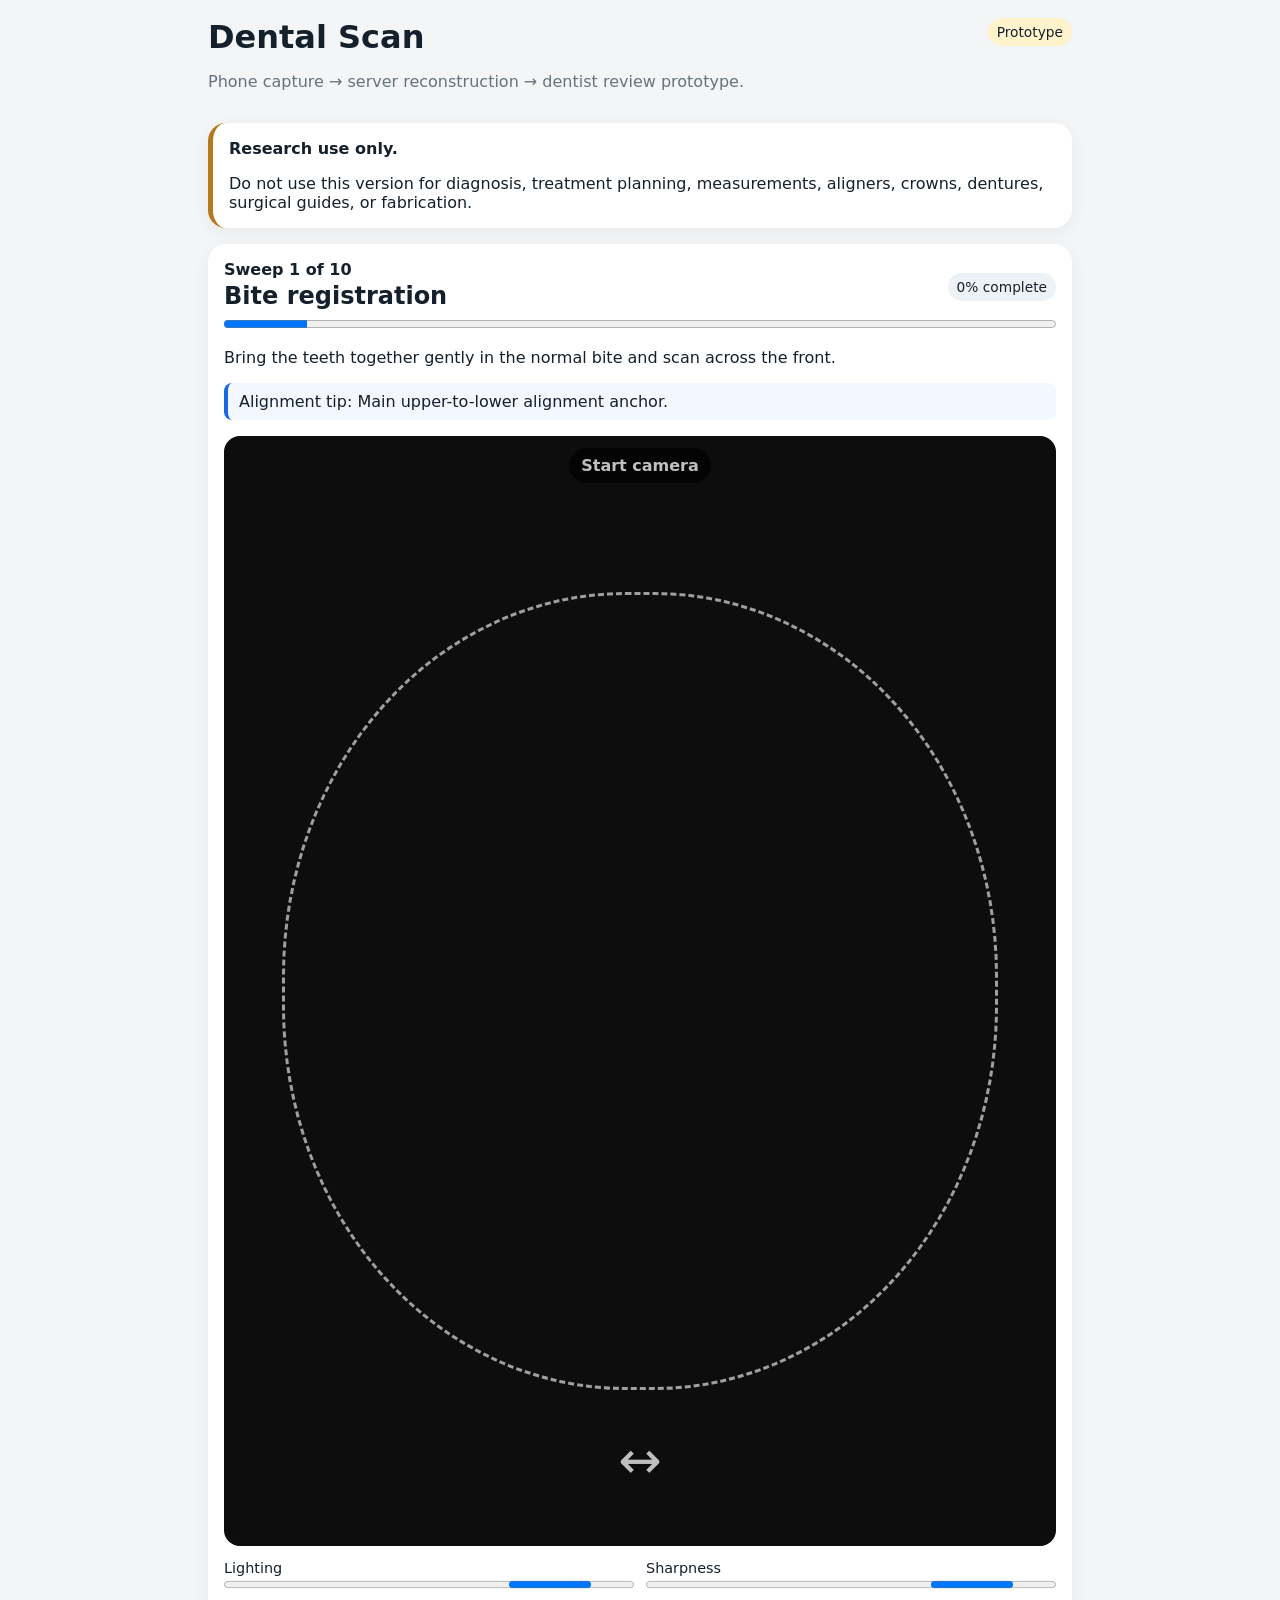
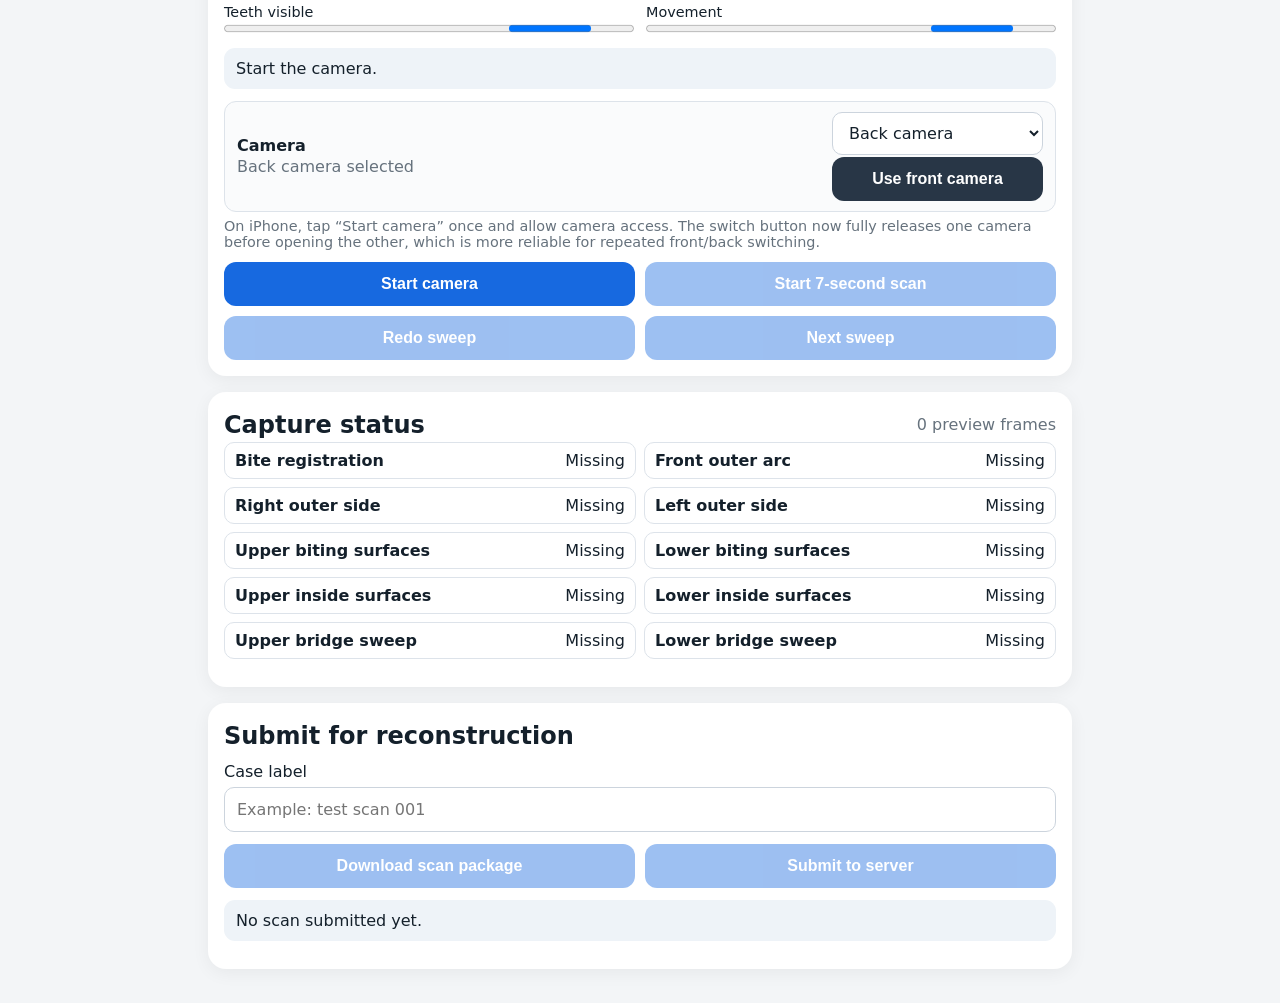
<file: static/index.html>
<!doctype html>
<html lang="en">
<head>
  <meta charset="utf-8">
  <meta name="viewport" content="width=device-width,initial-scale=1,viewport-fit=cover">
  <title>Dental Scan Prototype</title>
  <link rel="stylesheet" href="/static/styles.css">
</head>
<body>
<main class="app">
  <header>
    <div>
      <h1>Dental Scan</h1>
      <p class="sub">Phone capture → server reconstruction → dentist review prototype.</p>
    </div>
    <span class="badge warn">Prototype</span>
  </header>

  <section class="card warning">
    <strong>Research use only.</strong>
    <p>Do not use this version for diagnosis, treatment planning, measurements, aligners, crowns, dentures, surgical guides, or fabrication.</p>
  </section>

  <section class="card">
    <div class="topline">
      <div>
        <strong id="stepLabel">Sweep 1 of 10</strong>
        <h2 id="sweepTitle">Bite registration</h2>
      </div>
      <span id="coverageBadge" class="badge">0% complete</span>
    </div>

    <progress id="progress" value="1" max="10"></progress>
    <p id="sweepHint"></p>
    <p id="overlapHint" class="overlap"></p>

    <div class="camera-wrap">
      <video id="video" autoplay playsinline muted></video>
      <canvas id="overlay"></canvas>
      <canvas id="work" hidden></canvas>
      <div class="scan-guide"></div>
      <div id="directionArrow" class="direction">→</div>
      <div id="livePrompt" class="live-prompt">Start camera</div>
      <div id="countdown" class="countdown" hidden></div>
    </div>

    <div class="metrics">
      <label>Lighting <progress id="lightMeter" max="100"></progress></label>
      <label>Sharpness <progress id="sharpMeter" max="100"></progress></label>
      <label>Teeth visible <progress id="teethMeter" max="100"></progress></label>
      <label>Movement <progress id="motionMeter" max="100"></progress></label>
    </div>

    <div id="quality" class="quality">Start the camera.</div>

    <div class="camera-choice">
      <div class="camera-choice-copy">
        <strong>Camera</strong>
        <span id="cameraModeLabel" class="muted">Back camera selected</span>
      </div>

      <div class="camera-actions">
        <select id="cameraSelect" aria-label="Choose camera">
          <option value="environment">Back camera</option>
          <option value="user">Front / selfie camera</option>
        </select>
        <button id="switchCameraBtn" class="secondary" type="button">Use front camera</button>
      </div>
    </div>
    <p class="camera-note">On iPhone, tap “Start camera” once and allow camera access. The switch button now fully releases one camera before opening the other, which is more reliable for repeated front/back switching.</p>

    <div class="controls">
      <button id="startCameraBtn">Start camera</button>
      <button id="startSweepBtn" disabled>Start 7-second scan</button>
      <button id="redoBtn" disabled>Redo sweep</button>
      <button id="nextBtn" disabled>Next sweep</button>
    </div>
  </section>

  <section class="card">
    <div class="topline">
      <h2>Capture status</h2>
      <span id="frameCount" class="muted">0 frames</span>
    </div>
    <div id="coverageGrid" class="coverage-grid"></div>
    <div id="thumbs" class="thumbs"></div>
  </section>

  <section class="card">
    <h2>Submit for reconstruction</h2>
    <label class="field">
      Case label
      <input id="caseName" maxlength="120" placeholder="Example: test scan 001">
    </label>

    <div class="controls">
      <button id="downloadBtn" disabled>Download scan package</button>
      <button id="submitBtn" disabled>Submit to server</button>
    </div>

    <div id="serverStatus" class="server-status">No scan submitted yet.</div>
    <div id="artifactLinks"></div>
  </section>
</main>

<script src="/static/app.js"></script>
</body>
</html>
</file>
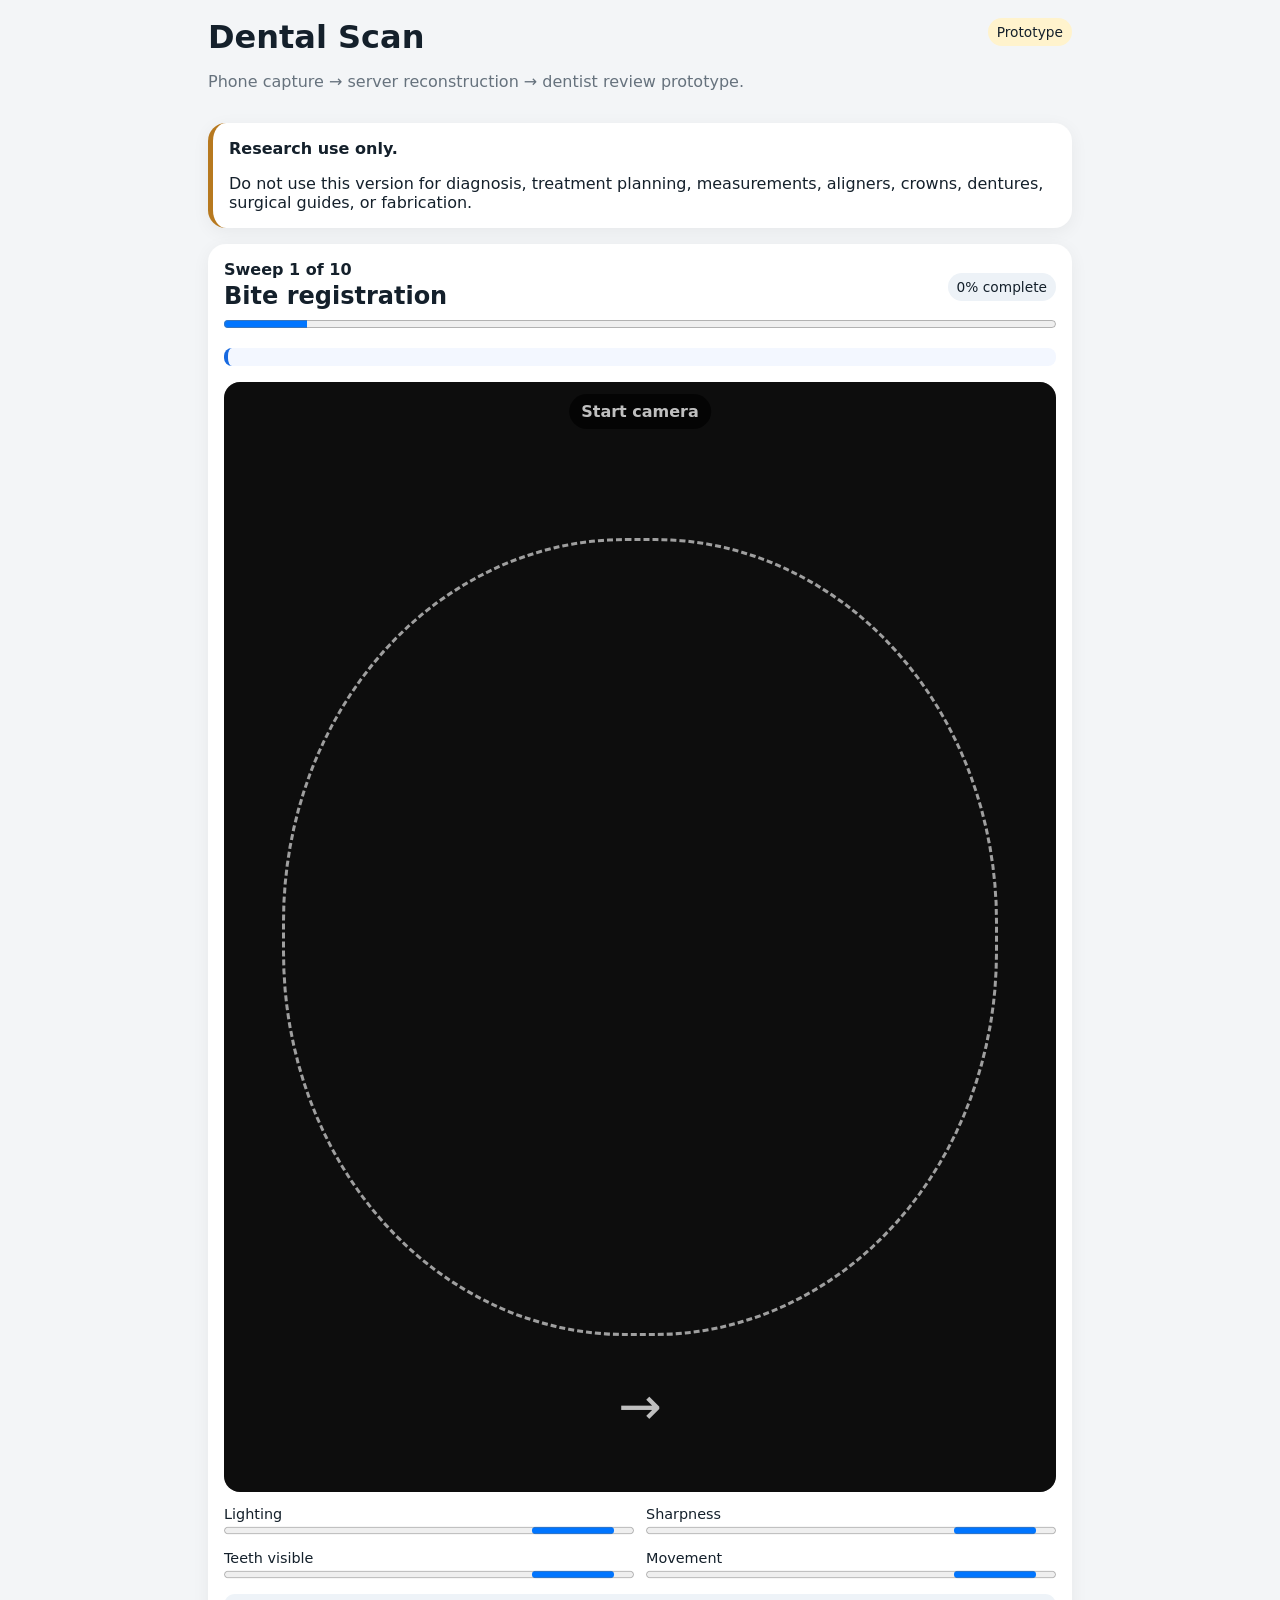
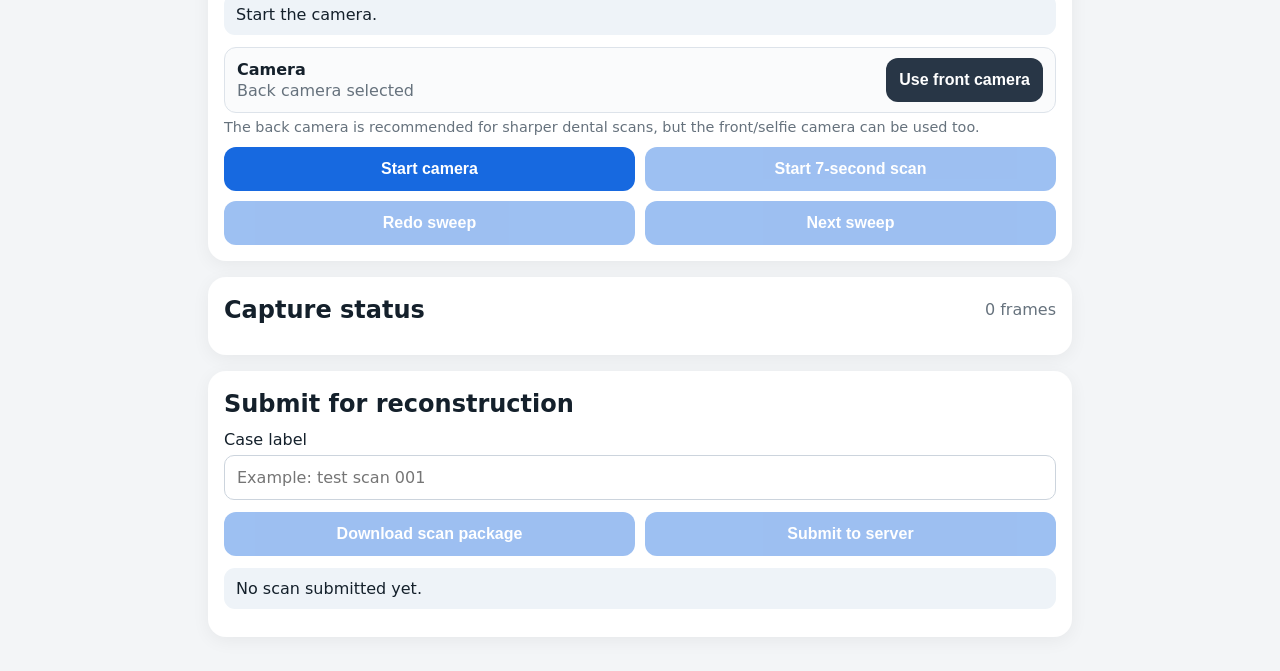
<file: dental_scan_railway_front_back_camera (1)/static/index.html>
<!doctype html>
<html lang="en">
<head>
  <meta charset="utf-8">
  <meta name="viewport" content="width=device-width,initial-scale=1,viewport-fit=cover">
  <title>Dental Scan Prototype</title>
  <link rel="stylesheet" href="/static/styles.css">
</head>
<body>
<main class="app">
  <header>
    <div>
      <h1>Dental Scan</h1>
      <p class="sub">Phone capture → server reconstruction → dentist review prototype.</p>
    </div>
    <span class="badge warn">Prototype</span>
  </header>

  <section class="card warning">
    <strong>Research use only.</strong>
    <p>Do not use this version for diagnosis, treatment planning, measurements, aligners, crowns, dentures, surgical guides, or fabrication.</p>
  </section>

  <section class="card">
    <div class="topline">
      <div>
        <strong id="stepLabel">Sweep 1 of 10</strong>
        <h2 id="sweepTitle">Bite registration</h2>
      </div>
      <span id="coverageBadge" class="badge">0% complete</span>
    </div>

    <progress id="progress" value="1" max="10"></progress>
    <p id="sweepHint"></p>
    <p id="overlapHint" class="overlap"></p>

    <div class="camera-wrap">
      <video id="video" autoplay playsinline muted></video>
      <canvas id="overlay"></canvas>
      <canvas id="work" hidden></canvas>
      <div class="scan-guide"></div>
      <div id="directionArrow" class="direction">→</div>
      <div id="livePrompt" class="live-prompt">Start camera</div>
      <div id="countdown" class="countdown" hidden></div>
    </div>

    <div class="metrics">
      <label>Lighting <progress id="lightMeter" max="100"></progress></label>
      <label>Sharpness <progress id="sharpMeter" max="100"></progress></label>
      <label>Teeth visible <progress id="teethMeter" max="100"></progress></label>
      <label>Movement <progress id="motionMeter" max="100"></progress></label>
    </div>

    <div id="quality" class="quality">Start the camera.</div>

    <div class="camera-choice">
      <div>
        <strong>Camera</strong>
        <span id="cameraModeLabel" class="muted">Back camera selected</span>
      </div>
      <button id="switchCameraBtn" class="secondary" type="button">Use front camera</button>
    </div>
    <p class="camera-note">The back camera is recommended for sharper dental scans, but the front/selfie camera can be used too.</p>

    <div class="controls">
      <button id="startCameraBtn">Start camera</button>
      <button id="startSweepBtn" disabled>Start 7-second scan</button>
      <button id="redoBtn" disabled>Redo sweep</button>
      <button id="nextBtn" disabled>Next sweep</button>
    </div>
  </section>

  <section class="card">
    <div class="topline">
      <h2>Capture status</h2>
      <span id="frameCount" class="muted">0 frames</span>
    </div>
    <div id="coverageGrid" class="coverage-grid"></div>
    <div id="thumbs" class="thumbs"></div>
  </section>

  <section class="card">
    <h2>Submit for reconstruction</h2>
    <label class="field">
      Case label
      <input id="caseName" maxlength="120" placeholder="Example: test scan 001">
    </label>

    <div class="controls">
      <button id="downloadBtn" disabled>Download scan package</button>
      <button id="submitBtn" disabled>Submit to server</button>
    </div>

    <div id="serverStatus" class="server-status">No scan submitted yet.</div>
    <div id="artifactLinks"></div>
  </section>
</main>

<script src="/static/app.js"></script>
</body>
</html>
</file>
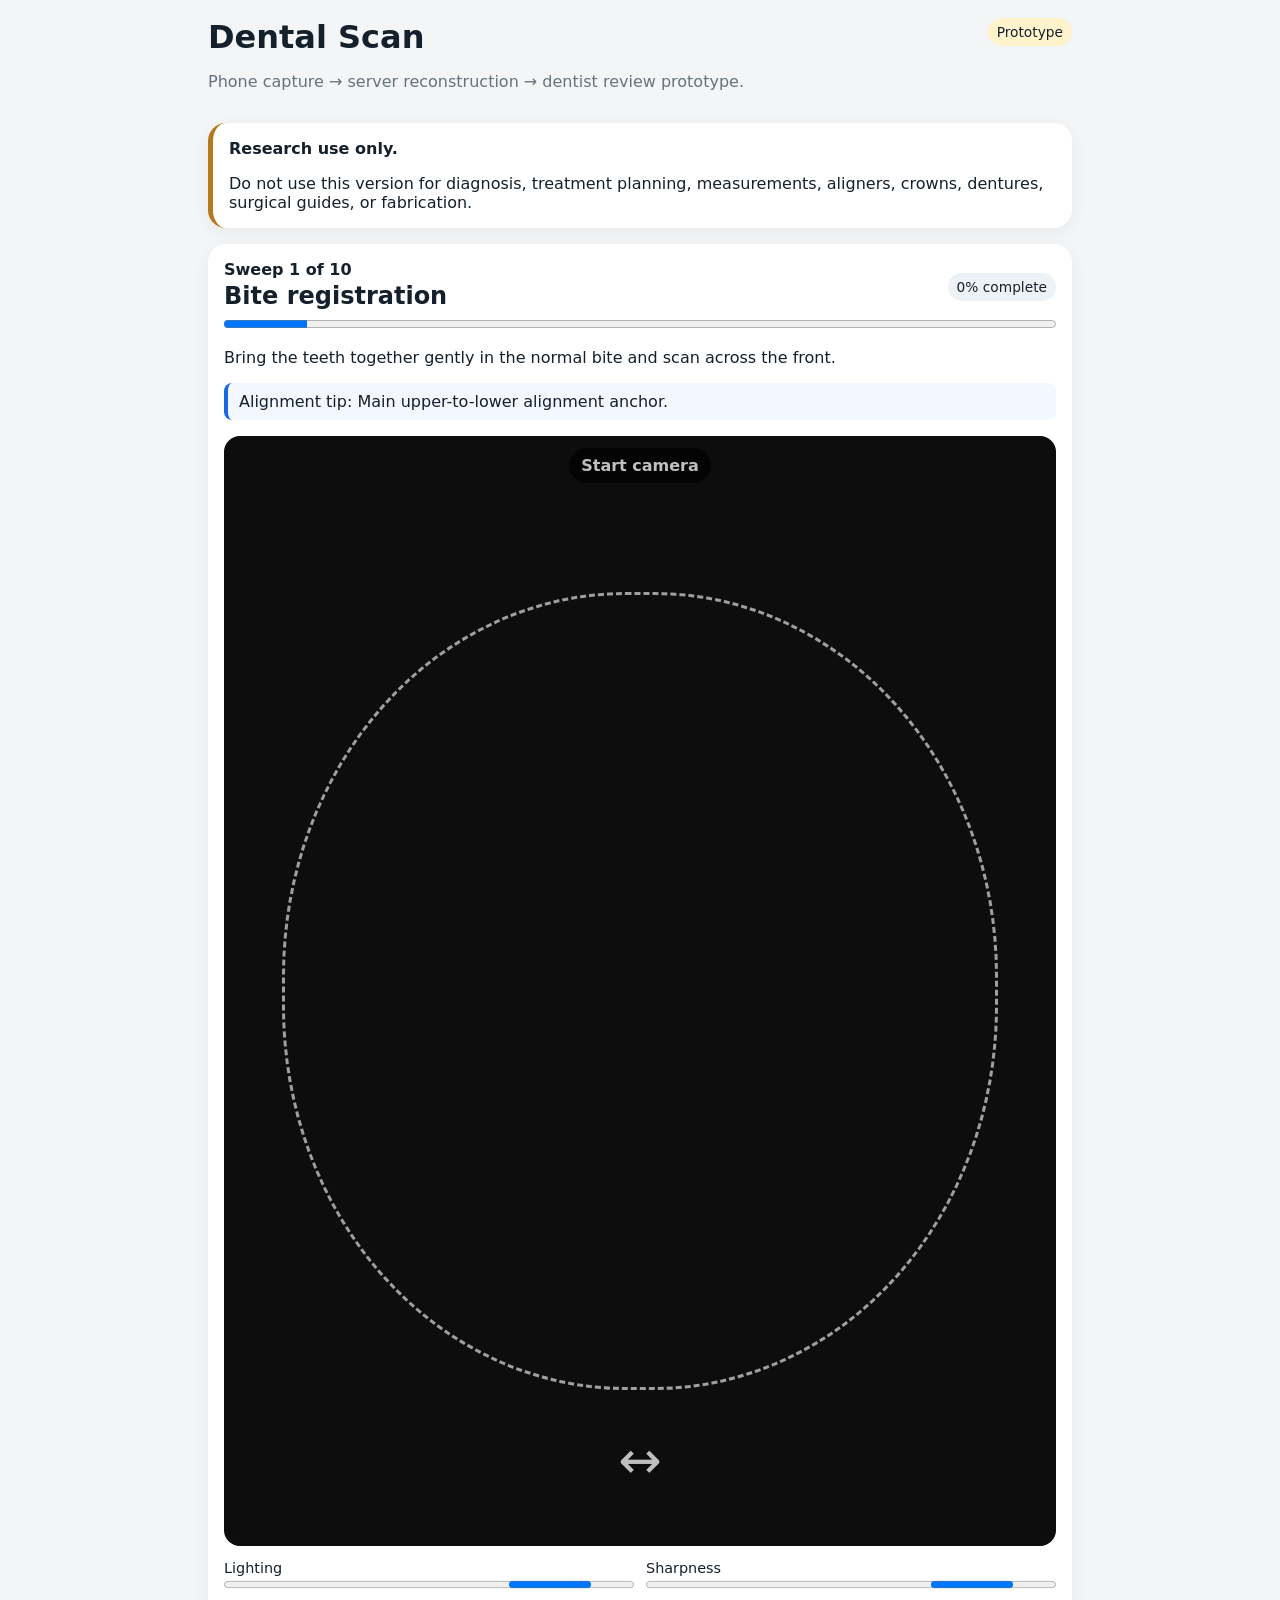
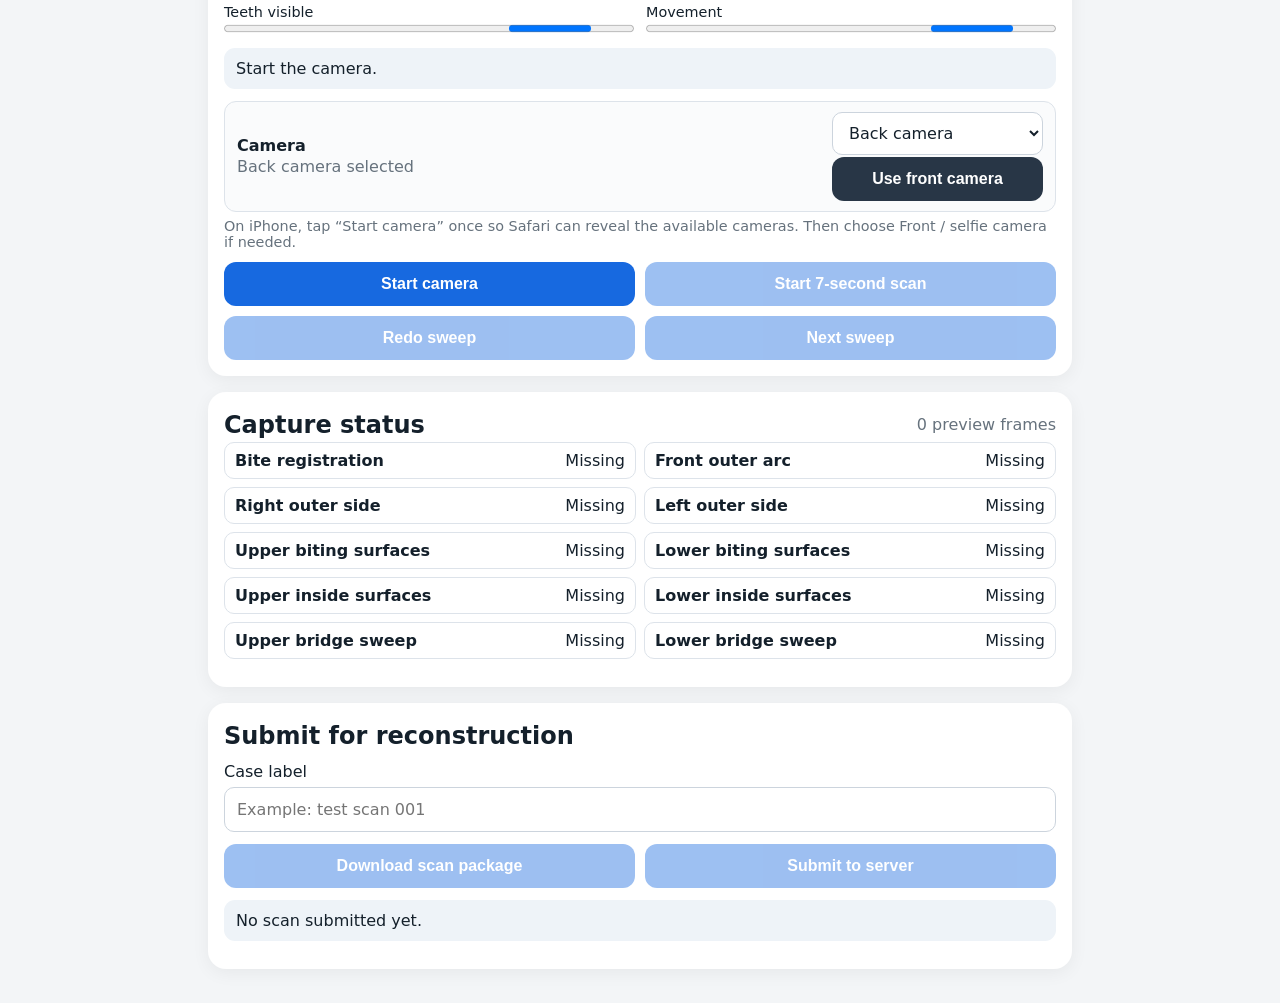
<file: dental_scan_railway_ios_camera_fix/static/index.html>
<!doctype html>
<html lang="en">
<head>
  <meta charset="utf-8">
  <meta name="viewport" content="width=device-width,initial-scale=1,viewport-fit=cover">
  <title>Dental Scan Prototype</title>
  <link rel="stylesheet" href="/static/styles.css">
</head>
<body>
<main class="app">
  <header>
    <div>
      <h1>Dental Scan</h1>
      <p class="sub">Phone capture → server reconstruction → dentist review prototype.</p>
    </div>
    <span class="badge warn">Prototype</span>
  </header>

  <section class="card warning">
    <strong>Research use only.</strong>
    <p>Do not use this version for diagnosis, treatment planning, measurements, aligners, crowns, dentures, surgical guides, or fabrication.</p>
  </section>

  <section class="card">
    <div class="topline">
      <div>
        <strong id="stepLabel">Sweep 1 of 10</strong>
        <h2 id="sweepTitle">Bite registration</h2>
      </div>
      <span id="coverageBadge" class="badge">0% complete</span>
    </div>

    <progress id="progress" value="1" max="10"></progress>
    <p id="sweepHint"></p>
    <p id="overlapHint" class="overlap"></p>

    <div class="camera-wrap">
      <video id="video" autoplay playsinline muted></video>
      <canvas id="overlay"></canvas>
      <canvas id="work" hidden></canvas>
      <div class="scan-guide"></div>
      <div id="directionArrow" class="direction">→</div>
      <div id="livePrompt" class="live-prompt">Start camera</div>
      <div id="countdown" class="countdown" hidden></div>
    </div>

    <div class="metrics">
      <label>Lighting <progress id="lightMeter" max="100"></progress></label>
      <label>Sharpness <progress id="sharpMeter" max="100"></progress></label>
      <label>Teeth visible <progress id="teethMeter" max="100"></progress></label>
      <label>Movement <progress id="motionMeter" max="100"></progress></label>
    </div>

    <div id="quality" class="quality">Start the camera.</div>

    <div class="camera-choice">
      <div class="camera-choice-copy">
        <strong>Camera</strong>
        <span id="cameraModeLabel" class="muted">Back camera selected</span>
      </div>

      <div class="camera-actions">
        <select id="cameraSelect" aria-label="Choose camera">
          <option value="environment">Back camera</option>
          <option value="user">Front / selfie camera</option>
        </select>
        <button id="switchCameraBtn" class="secondary" type="button">Use front camera</button>
      </div>
    </div>
    <p class="camera-note">On iPhone, tap “Start camera” once so Safari can reveal the available cameras. Then choose Front / selfie camera if needed.</p>

    <div class="controls">
      <button id="startCameraBtn">Start camera</button>
      <button id="startSweepBtn" disabled>Start 7-second scan</button>
      <button id="redoBtn" disabled>Redo sweep</button>
      <button id="nextBtn" disabled>Next sweep</button>
    </div>
  </section>

  <section class="card">
    <div class="topline">
      <h2>Capture status</h2>
      <span id="frameCount" class="muted">0 frames</span>
    </div>
    <div id="coverageGrid" class="coverage-grid"></div>
    <div id="thumbs" class="thumbs"></div>
  </section>

  <section class="card">
    <h2>Submit for reconstruction</h2>
    <label class="field">
      Case label
      <input id="caseName" maxlength="120" placeholder="Example: test scan 001">
    </label>

    <div class="controls">
      <button id="downloadBtn" disabled>Download scan package</button>
      <button id="submitBtn" disabled>Submit to server</button>
    </div>

    <div id="serverStatus" class="server-status">No scan submitted yet.</div>
    <div id="artifactLinks"></div>
  </section>
</main>

<script src="/static/app.js"></script>
</body>
</html>
</file>
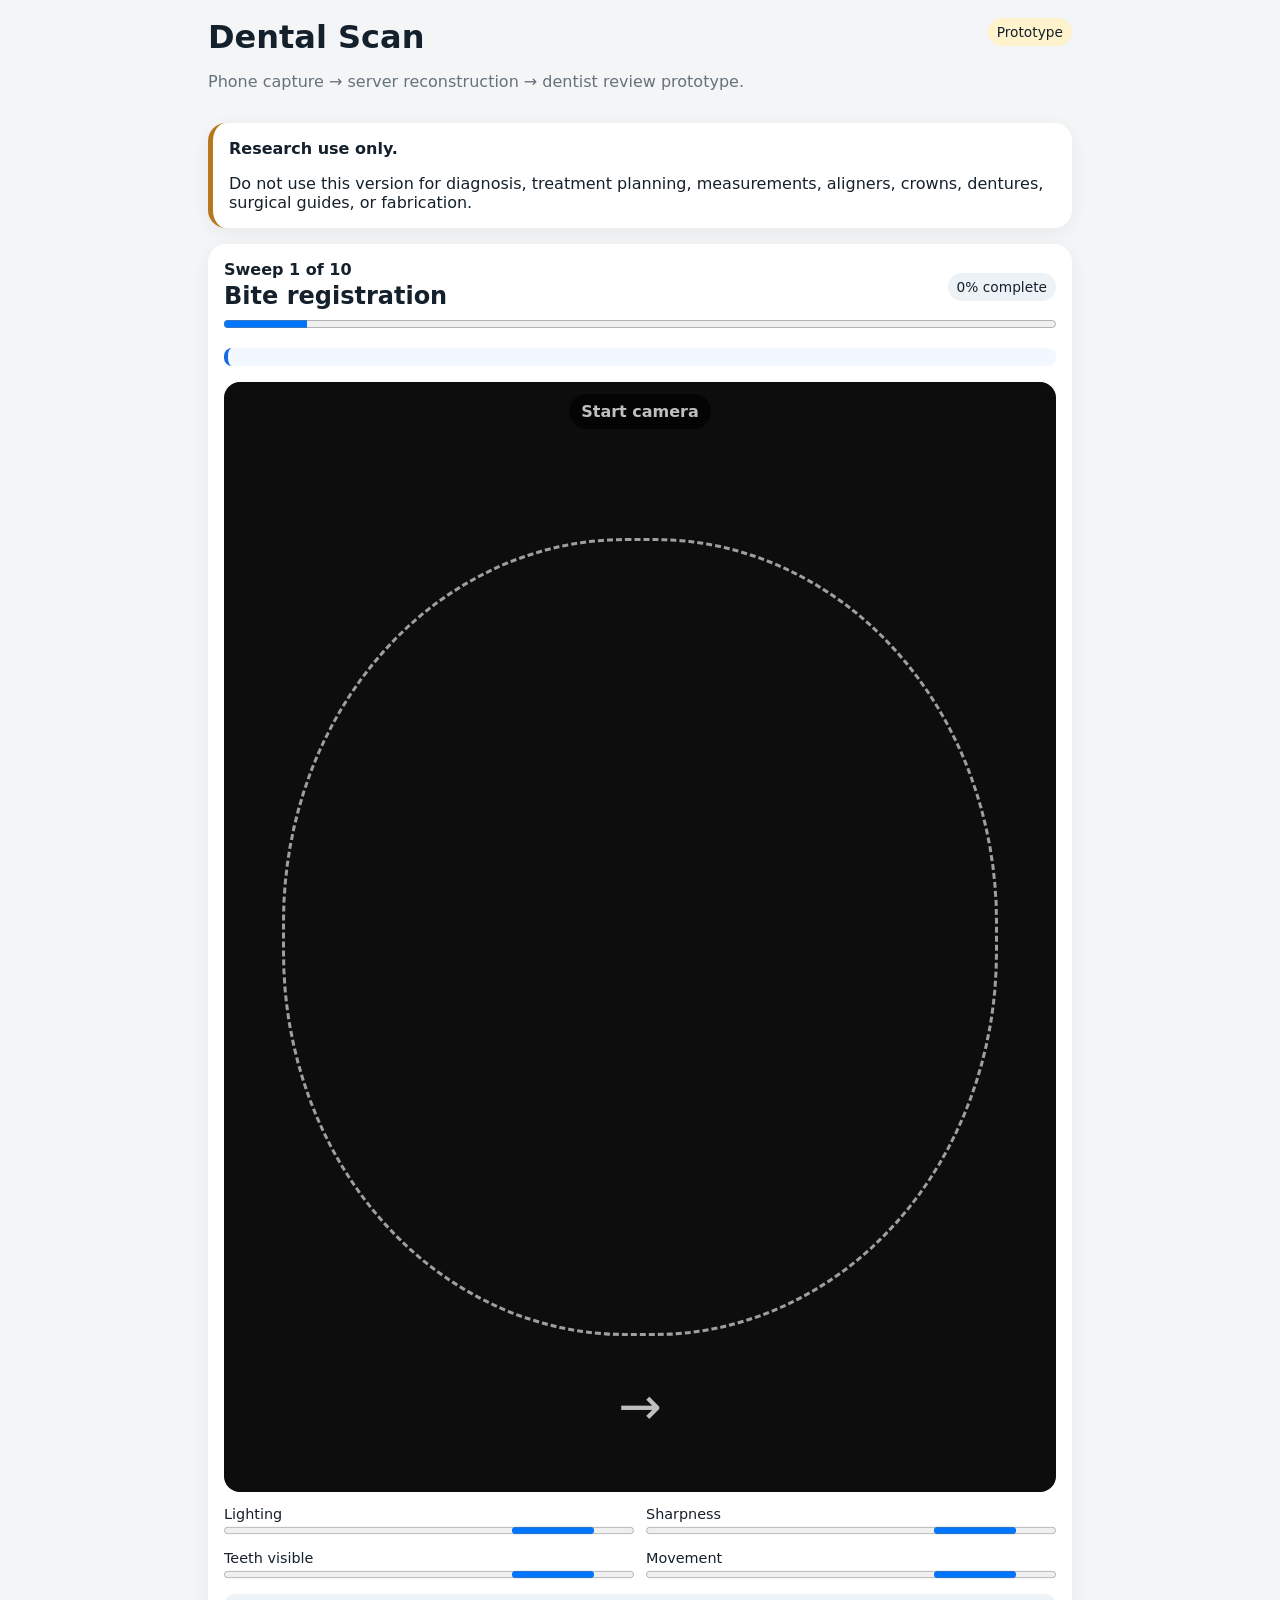
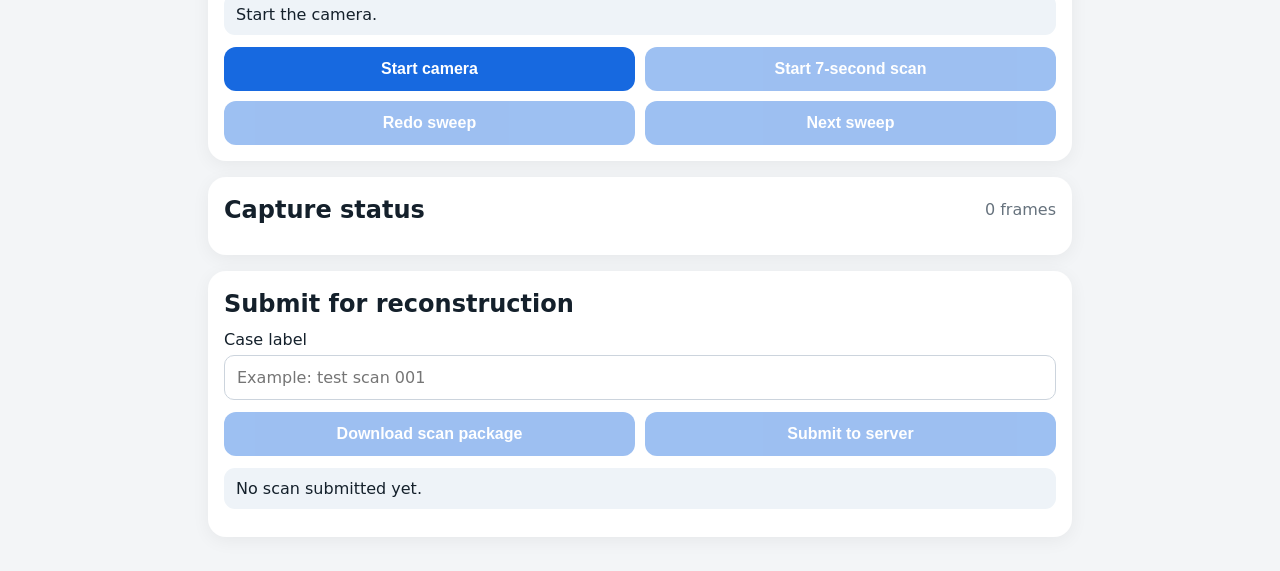
<file: dental_scan_railway_ready (1)/static/index.html>
<!doctype html>
<html lang="en">
<head>
  <meta charset="utf-8">
  <meta name="viewport" content="width=device-width,initial-scale=1,viewport-fit=cover">
  <title>Dental Scan Prototype</title>
  <link rel="stylesheet" href="/static/styles.css">
</head>
<body>
<main class="app">
  <header>
    <div>
      <h1>Dental Scan</h1>
      <p class="sub">Phone capture → server reconstruction → dentist review prototype.</p>
    </div>
    <span class="badge warn">Prototype</span>
  </header>

  <section class="card warning">
    <strong>Research use only.</strong>
    <p>Do not use this version for diagnosis, treatment planning, measurements, aligners, crowns, dentures, surgical guides, or fabrication.</p>
  </section>

  <section class="card">
    <div class="topline">
      <div>
        <strong id="stepLabel">Sweep 1 of 10</strong>
        <h2 id="sweepTitle">Bite registration</h2>
      </div>
      <span id="coverageBadge" class="badge">0% complete</span>
    </div>

    <progress id="progress" value="1" max="10"></progress>
    <p id="sweepHint"></p>
    <p id="overlapHint" class="overlap"></p>

    <div class="camera-wrap">
      <video id="video" autoplay playsinline muted></video>
      <canvas id="overlay"></canvas>
      <canvas id="work" hidden></canvas>
      <div class="scan-guide"></div>
      <div id="directionArrow" class="direction">→</div>
      <div id="livePrompt" class="live-prompt">Start camera</div>
      <div id="countdown" class="countdown" hidden></div>
    </div>

    <div class="metrics">
      <label>Lighting <progress id="lightMeter" max="100"></progress></label>
      <label>Sharpness <progress id="sharpMeter" max="100"></progress></label>
      <label>Teeth visible <progress id="teethMeter" max="100"></progress></label>
      <label>Movement <progress id="motionMeter" max="100"></progress></label>
    </div>

    <div id="quality" class="quality">Start the camera.</div>

    <div class="controls">
      <button id="startCameraBtn">Start camera</button>
      <button id="startSweepBtn" disabled>Start 7-second scan</button>
      <button id="redoBtn" disabled>Redo sweep</button>
      <button id="nextBtn" disabled>Next sweep</button>
    </div>
  </section>

  <section class="card">
    <div class="topline">
      <h2>Capture status</h2>
      <span id="frameCount" class="muted">0 frames</span>
    </div>
    <div id="coverageGrid" class="coverage-grid"></div>
    <div id="thumbs" class="thumbs"></div>
  </section>

  <section class="card">
    <h2>Submit for reconstruction</h2>
    <label class="field">
      Case label
      <input id="caseName" maxlength="120" placeholder="Example: test scan 001">
    </label>

    <div class="controls">
      <button id="downloadBtn" disabled>Download scan package</button>
      <button id="submitBtn" disabled>Submit to server</button>
    </div>

    <div id="serverStatus" class="server-status">No scan submitted yet.</div>
    <div id="artifactLinks"></div>
  </section>
</main>

<script src="/static/app.js"></script>
</body>
</html>
</file>
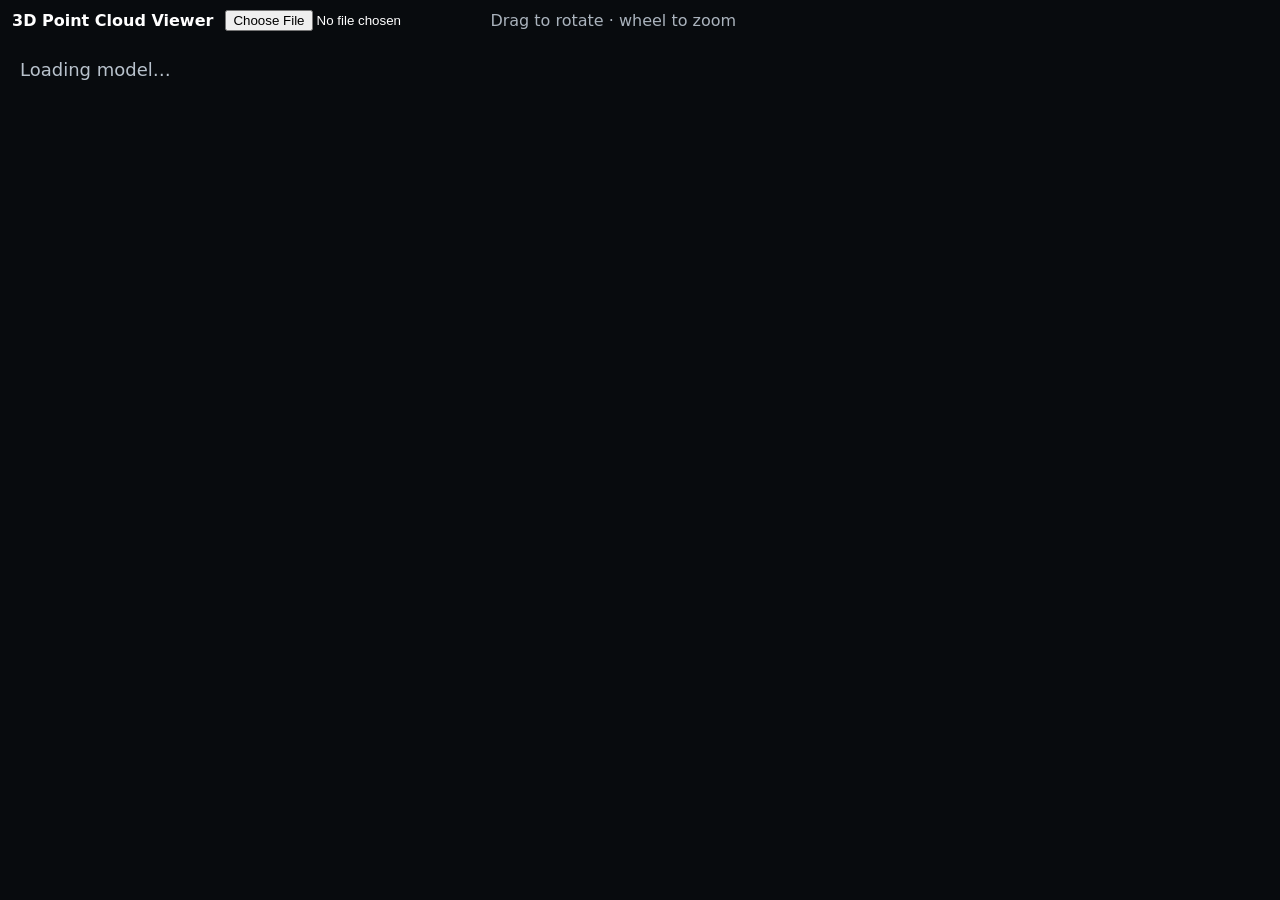
<file: static/viewer.html>
<!doctype html>
<html lang="en">
<head>
<meta charset="utf-8"><meta name="viewport" content="width=device-width,initial-scale=1">
<title>Dental Scan 3D Viewer</title>
<style>body{margin:0;background:#080b0e;color:white;font-family:system-ui}.bar{padding:10px 12px;display:flex;gap:12px;align-items:center;flex-wrap:wrap}canvas{display:block;width:100vw;height:calc(100vh - 58px)}.muted{color:#aab3bd}</style>
</head>
<body>
<div class="bar"><strong>3D Point Cloud Viewer</strong><input id="file" type="file" accept=".ply"><span class="muted">Drag to rotate · wheel to zoom</span></div>
<canvas id="c"></canvas>
<script>
const canvas=document.getElementById("c"),ctx=canvas.getContext("2d");let pts=[],rx=-.25,ry=.25,zoom=1,drag=false,lx=0,ly=0;
function resize(){const d=devicePixelRatio||1;canvas.width=innerWidth*d;canvas.height=(innerHeight-58)*d;ctx.setTransform(d,0,0,d,0,0);draw()}addEventListener("resize",resize);
async function parse(text){const lines=text.split(/\r?\n/),end=lines.findIndex(x=>x.trim()==="end_header"),header=lines.slice(0,end+1),hasColor=header.some(x=>x.includes("property uchar red")),raw=lines.slice(end+1).map(l=>l.trim().split(/\s+/).map(Number)).filter(v=>v.length>=3&&v.slice(0,3).every(Number.isFinite));if(!raw.length)return;const xs=raw.map(p=>p[0]),ys=raw.map(p=>p[1]),zs=raw.map(p=>p[2]),cx=(Math.min(...xs)+Math.max(...xs))/2,cy=(Math.min(...ys)+Math.max(...ys))/2,cz=(Math.min(...zs)+Math.max(...zs))/2,span=Math.max(Math.max(...xs)-Math.min(...xs),Math.max(...ys)-Math.min(...ys),Math.max(...zs)-Math.min(...zs))||1;pts=raw.map(p=>({p:[(p[0]-cx)/span,(p[1]-cy)/span,(p[2]-cz)/span],c:hasColor&&p.length>=6?`rgb(${p[3]},${p[4]},${p[5]})`:"#eef2f6"}));draw()}
document.getElementById("file").addEventListener("change",async e=>{if(e.target.files[0])parse(await e.target.files[0].text())});
function rot([x,y,z]){const cy=Math.cos(ry),sy=Math.sin(ry),cx=Math.cos(rx),sx=Math.sin(rx),x1=cy*x+sy*z,z1=-sy*x+cy*z,y1=cx*y-sx*z1,z2=sx*y+cx*z1;return[x1,y1,z2]}
function draw(){const w=canvas.clientWidth,h=canvas.clientHeight;ctx.clearRect(0,0,w,h);if(!pts.length){ctx.fillStyle="#b8c2cc";ctx.font="18px system-ui";ctx.fillText("Loading model…",20,35);return}const size=Math.min(w,h)*.9*zoom,pr=pts.map(o=>{const[x,y,z]=rot(o.p),d=2.25+z;return{x:w/2+x*size/d,y:h/2-y*size/d,z,c:o.c}}).sort((a,b)=>a.z-b.z);for(const q of pr){ctx.fillStyle=q.c;ctx.fillRect(q.x,q.y,1.6,1.6)}}
canvas.addEventListener("pointerdown",e=>{drag=true;lx=e.clientX;ly=e.clientY;canvas.setPointerCapture(e.pointerId)});canvas.addEventListener("pointermove",e=>{if(!drag)return;ry+=(e.clientX-lx)*.008;rx+=(e.clientY-ly)*.008;lx=e.clientX;ly=e.clientY;draw()});canvas.addEventListener("pointerup",()=>drag=false);canvas.addEventListener("wheel",e=>{e.preventDefault();zoom=Math.max(.2,Math.min(6,zoom*(e.deltaY>0?.9:1.1)));draw()},{passive:false});
const scan=new URLSearchParams(location.search).get("scan");if(scan){fetch(`/api/scans/${scan}/artifacts/global/merged_mouth.ply`).then(r=>{if(!r.ok)throw new Error("Model not found");return r.text()}).then(parse).catch(e=>{ctx.fillStyle="#fff";ctx.fillText(e.message,20,35)})}else draw();resize();
</script>
</body></html>
</file>
<file: static/styles.css>
*{box-sizing:border-box}
:root{font-family:system-ui,-apple-system,BlinkMacSystemFont,"Segoe UI",sans-serif;color:#14202b;background:#f3f5f7}
body{margin:0}.app{width:min(900px,100%);margin:auto;padding:18px}header{display:flex;justify-content:space-between;gap:12px;align-items:flex-start}
h1{margin:0}h2{margin:.2rem 0}.sub,.muted{color:#66727d}.card{background:white;padding:16px;margin:16px 0;border-radius:18px;box-shadow:0 4px 18px rgba(0,0,0,.055)}
.warning{border-left:5px solid #b7791f}.warning p{margin-bottom:0}.topline{display:flex;justify-content:space-between;align-items:center;gap:12px}.badge{padding:6px 9px;border-radius:999px;background:#edf2f7;font-size:.86rem}.badge.warn{background:#fff3cd}
.overlap{padding:9px 11px;background:#f3f7ff;border-left:4px solid #1769e0;border-radius:8px}.camera-wrap{position:relative;width:100%;aspect-ratio:3/4;background:#111;border-radius:16px;overflow:hidden;margin:14px 0}
video,#overlay{position:absolute;inset:0;width:100%;height:100%;object-fit:cover}.scan-guide{position:absolute;inset:14% 7%;border:3px dashed rgba(255,255,255,.82);border-radius:48%}.direction{position:absolute;bottom:5%;left:50%;transform:translateX(-50%);font-size:52px;color:white}.live-prompt{position:absolute;top:12px;left:50%;transform:translateX(-50%);background:rgba(0,0,0,.7);color:white;padding:8px 12px;border-radius:999px;font-weight:800;max-width:88%;text-align:center}
.countdown{position:absolute;inset:0;display:grid;place-items:center;font-size:96px;font-weight:900;color:white;background:rgba(0,0,0,.25)}progress{width:100%}.metrics{display:grid;grid-template-columns:1fr 1fr;gap:12px}.metrics label{font-size:.9rem}.quality,.server-status{padding:11px 12px;background:#eef3f8;border-radius:11px;margin:12px 0}
.controls{display:grid;grid-template-columns:1fr 1fr;gap:10px}button{border:0;border-radius:12px;padding:13px;font-weight:750;background:#1769e0;color:white;font-size:1rem}button:disabled{opacity:.42}.coverage-grid{display:grid;grid-template-columns:1fr 1fr;gap:8px;margin-bottom:12px}.coverage-item{display:flex;justify-content:space-between;padding:8px 10px;border:1px solid #dde3ea;border-radius:10px}.coverage-item.done{background:#f1fbf4}
.thumbs{display:grid;grid-template-columns:repeat(4,1fr);gap:8px}.thumb{width:100%;aspect-ratio:1;object-fit:cover;border-radius:9px;border:1px solid #ddd}.field{display:grid;gap:6px;margin:12px 0}.field input{padding:12px;border:1px solid #ccd4dd;border-radius:10px;font:inherit}#artifactLinks a{display:block;margin:6px 0}
@media(max-width:560px){.controls,.coverage-grid{grid-template-columns:1fr}.thumbs{grid-template-columns:repeat(3,1fr)}}
.camera-choice{
  display:flex;
  align-items:center;
  justify-content:space-between;
  gap:12px;
  margin:12px 0 6px;
  padding:10px 12px;
  border:1px solid #dde3ea;
  border-radius:12px;
  background:#fafbfc
}
.camera-choice>div{display:grid;gap:2px}
.camera-note{margin:6px 0 12px;color:#66727d;font-size:.9rem}
button.secondary{background:#283646}
.camera-wrap.front-camera video,
.camera-wrap.front-camera #overlay{transform:scaleX(-1)}
@media(max-width:560px){
  .camera-choice{align-items:stretch;flex-direction:column}
}

.camera-actions{
  display:flex;
  align-items:center;
  gap:8px;
  flex-wrap:wrap
}
.camera-actions select{
  min-width:180px;
  padding:10px 12px;
  border:1px solid #ccd4dd;
  border-radius:10px;
  background:white;
  color:#14202b;
  font:inherit
}
.camera-choice-copy{display:grid;gap:2px}
@media(max-width:560px){
  .camera-actions{display:grid;grid-template-columns:1fr}
  .camera-actions select{width:100%}
}
</file>
